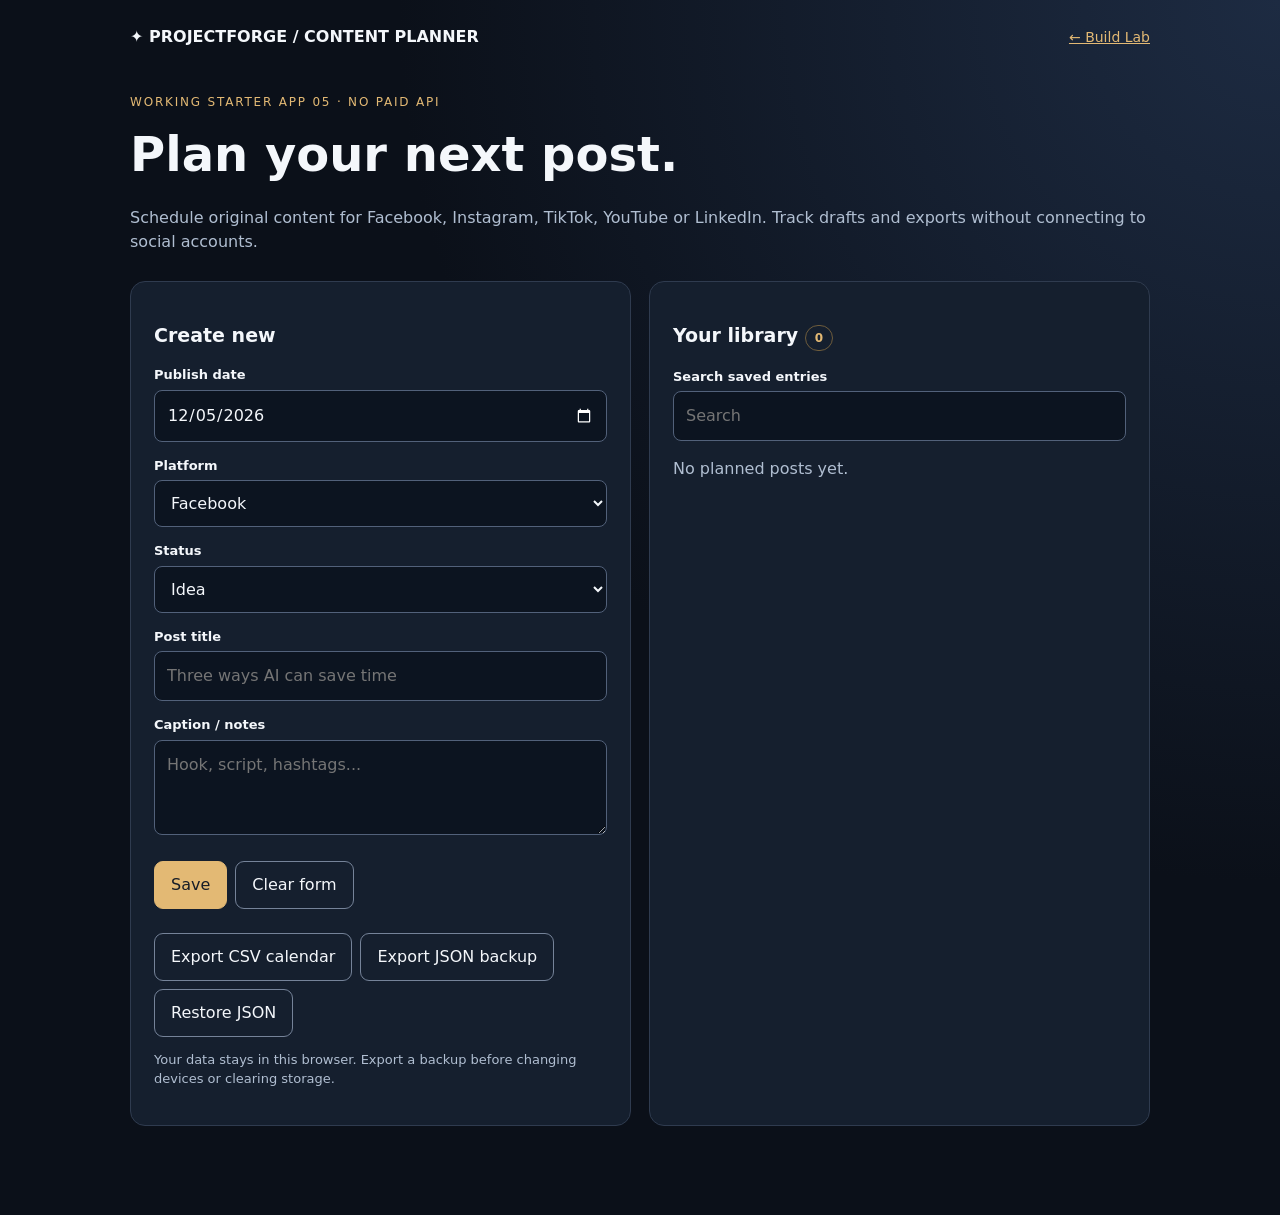
<file: apps/content-planner/index.html>
<!doctype html>
<html lang="en"><head><meta charset="utf-8"><meta name="viewport" content="width=device-width,initial-scale=1"><meta name="theme-color" content="#0b1019"><meta name="description" content="Simple local social content calendar and CSV export"><title>Content Planner · ProjectForge</title><link rel="stylesheet" href="../shared.css"><script src="app.js" defer></script></head><body>
<header><strong>✦ PROJECTFORGE / CONTENT PLANNER</strong><nav><a href="../../#starters">← Build Lab</a></nav></header><main>
<span class="eyebrow">Working starter app 05 · No paid API</span><h1>Plan your next post.</h1><p>Schedule original content for Facebook, Instagram, TikTok, YouTube or LinkedIn. Track drafts and exports without connecting to social accounts.</p>
<div class="grid"><section class="panel"><h2 id="form-heading">Create new</h2><form id="record-form" class="stack">
<div class="field"><label for="date">Publish date</label><input id="date" type="date" required></div><div class="field"><label for="platform">Platform</label><select id="platform"><option>Facebook</option><option>Instagram</option><option>TikTok</option><option>YouTube</option><option>LinkedIn</option><option>Other</option></select></div>
<div class="field"><label for="status">Status</label><select id="status"><option>Idea</option><option>Draft</option><option>Ready</option><option>Published</option></select></div>
<div class="field"><label for="title">Post title</label><input id="title" maxlength="120" required placeholder="Three ways AI can save time"></div><div class="field"><label for="caption">Caption / notes</label><textarea id="caption" maxlength="4000" placeholder="Hook, script, hashtags..."></textarea></div><div class="actions"><button id="save-button" type="submit">Save</button><button id="reset-button" type="button" class="secondary">Clear form</button></div></form>
<div class="actions"><button id="csv" type="button" class="secondary">Export CSV calendar</button><button type="button" class="secondary" id="backup">Export JSON backup</button><button type="button" class="secondary" id="restore">Restore JSON</button><input type="file" id="restore-file" accept=".json,application/json" hidden></div><p class="hint">Your data stays in this browser. Export a backup before changing devices or clearing storage.</p></section>
<section class="panel"><h2>Your library <span id="count" class="pill">0</span></h2><div class="field"><label for="search">Search saved entries</label><input id="search" type="search" placeholder="Search"></div><div id="list" aria-live="polite"></div></section></div><div id="message" role="status" aria-live="polite"></div></main></body></html>
</file>
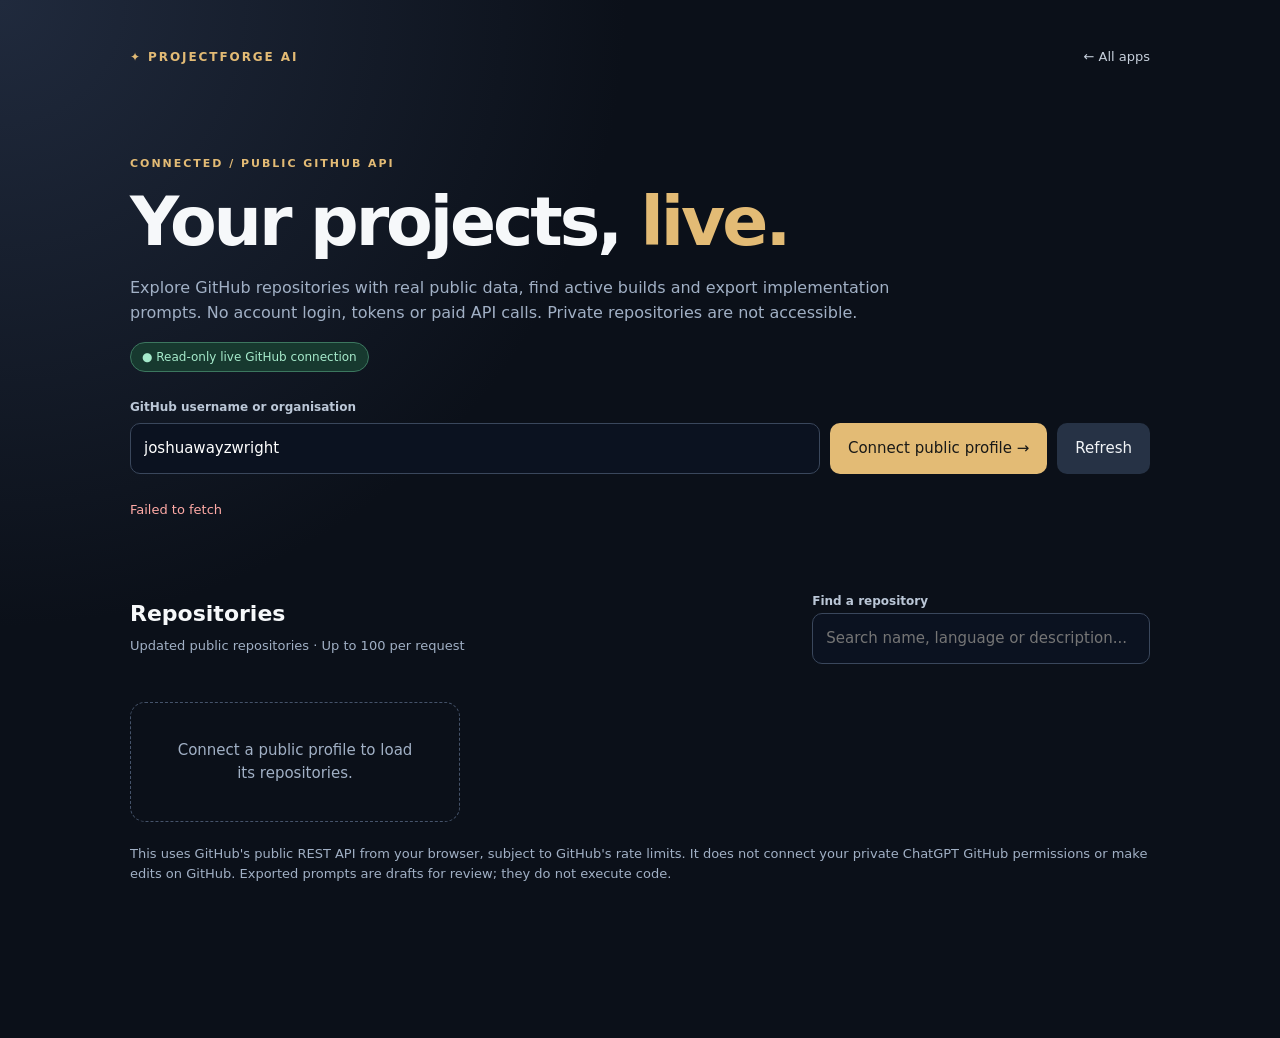
<file: apps/github-hub/index.html>
<!doctype html>
<html lang="en">
<head>
<meta charset="UTF-8"><meta name="viewport" content="width=device-width, initial-scale=1, viewport-fit=cover">
<meta name="theme-color" content="#0b1019"><meta name="description" content="Explore public GitHub projects, repositories and build activity live without logging in.">
<title>GitHub Live Hub · ProjectForge AI</title>
<link rel="icon" type="image/svg+xml" href="../../icons/logo.svg">
<link rel="stylesheet" href="../shared.css">
<style>
:root{--bg:#0b1019;--panel:#111a29;--line:#293446;--muted:#a1b0c5;--gold:#e3bb75;--text:#f6f8fa}
body{margin:0;background:radial-gradient(circle at 0 0,#202a3d 0,transparent 38%),var(--bg);color:var(--text);font:15px/1.55 Inter,system-ui,sans-serif}
.shell{max-width:1180px;margin:0 auto;padding:22px 20px 75px}.bar{display:flex;align-items:center;justify-content:space-between;gap:16px;margin-bottom:48px}.brand{text-decoration:none;font-size:12px;color:var(--gold);letter-spacing:.16em;font-weight:800}.back{color:#c7d0dc;text-decoration:none;font-size:13px}
h1{font-size:clamp(34px,6vw,68px);line-height:1.06;letter-spacing:-.045em;margin:14px 0 18px;max-width:900px}h1 em{color:var(--gold);font-style:normal}.intro{max-width:790px;color:var(--muted);font-size:16px}.eyebrow{color:var(--gold);font-size:11px;letter-spacing:.18em;font-weight:750}.badge{display:inline-flex;border:1px solid #3c775f;background:#17392f;color:#a5eacb;padding:5px 11px;border-radius:22px;font-size:12px}.panel{background:var(--panel);border:1px solid var(--line);border-radius:18px;padding:22px}.formline{display:grid;grid-template-columns:minmax(0,1fr) auto auto;gap:10px;align-items:end;margin:26px 0}.field{display:flex;flex-direction:column;gap:6px}label{color:#bbc7d7;font-size:12px}input,select{background:#0b1220;border:1px solid #3a475c;color:white;padding:13px;border-radius:10px;width:100%;font:inherit}button{background:var(--gold);border:0;color:#191917;font-weight:750;border-radius:10px;padding:14px 18px;cursor:pointer;font:inherit}button.ghost{background:#263245;color:#f1f4f7}button:disabled{opacity:.5;cursor:progress}button:focus-visible,input:focus-visible,a:focus-visible{outline:2px solid var(--gold);outline-offset:3px}.stats{display:grid;grid-template-columns:repeat(4,minmax(0,1fr));gap:12px;margin:25px 0}.stat{border:1px solid var(--line);border-radius:14px;background:var(--panel);padding:20px}.stat strong{display:block;font-size:29px;line-height:1.2}.stat small{color:var(--muted);letter-spacing:.08em;font-size:10px;text-transform:uppercase}.profile{display:flex;gap:15px;align-items:center}.avatar{border-radius:50%;width:60px;height:60px;border:2px solid var(--gold)}.profile strong{display:block;font-size:19px}.profile p{color:var(--muted);margin:4px 0 0}.muted{color:var(--muted)}.cardgrid{display:grid;grid-template-columns:repeat(3,minmax(0,1fr));gap:15px;margin-top:18px}.card{border:1px solid var(--line);background:var(--panel);border-radius:15px;padding:20px;display:flex;flex-direction:column;gap:8px;min-height:220px}.card h3{margin:0;font-size:17px;overflow-wrap:anywhere}.card p{color:var(--muted);margin:0;flex:1}.tag{font-size:11px;color:#b9d7f0}.actionbar{display:flex;gap:9px;flex-wrap:wrap;margin-top:12px}.actionbar a,.actionbar button{color:#f4f5f7;background:#263245;border:1px solid #3e4a5b;text-decoration:none;border-radius:8px;padding:8px 10px;font-size:12px;font-weight:600}.actionbar a:hover{border-color:var(--gold)}.row{display:flex;justify-content:space-between;align-items:center;gap:18px;flex-wrap:wrap;margin-top:36px}h2{margin:0;font-size:22px}.search{max-width:400px}.note{font-size:13px;color:var(--muted);margin-top:22px}.status{min-height:28px;font-size:13px;color:#cbd4df}.error{color:#ffaaa6}.success{color:#9ee2bd}.empty{padding:36px;border:1px dashed #45536a;text-align:center;border-radius:15px;color:var(--muted);margin-top:20px}
@media(max-width:850px){.cardgrid{grid-template-columns:repeat(2,minmax(0,1fr))}.stats{grid-template-columns:repeat(2,minmax(0,1fr))}}@media(max-width:560px){.bar{margin-bottom:35px}.shell{padding:18px 14px 45px}.formline{grid-template-columns:1fr 1fr}.field{grid-column:1/-1}.cardgrid{grid-template-columns:1fr}.profile{align-items:flex-start}button{padding:13px 15px}}
</style>
</head>
<body><div class="shell">
<header class="bar"><a class="brand" href="../../">✦ PROJECTFORGE AI</a><a class="back" href="../../#starters">← All apps</a></header>
<main>
<div class="eyebrow">CONNECTED / PUBLIC GITHUB API</div><h1>Your projects, <em>live.</em></h1>
<p class="intro">Explore GitHub repositories with real public data, find active builds and export implementation prompts. No account login, tokens or paid API calls. Private repositories are not accessible.</p>
<span class="badge">● Read-only live GitHub connection</span>
<form id="owner-form" class="formline" autocomplete="off"><div class="field"><label for="owner">GitHub username or organisation</label><input id="owner" name="owner" maxlength="39" spellcheck="false" placeholder="GitHub username" required></div><button type="submit" id="load">Connect public profile →</button><button type="button" class="ghost" id="refresh">Refresh</button></form>
<div id="status" role="status" class="status" aria-live="polite"></div>
<section class="panel" id="profile" hidden aria-label="GitHub profile"></section>
<div class="stats" id="stats" hidden></div>
<section aria-label="Public repository directory"><div class="row"><div><h2>Repositories <span class="muted" id="repo-count"></span></h2><p class="muted" style="margin:4px 0 0;font-size:13px">Updated public repositories · Up to 100 per request</p></div><div class="search"><label for="filter">Find a repository</label><input id="filter" placeholder="Search name, language or description..."></div></div><div class="cardgrid" id="repos"><div class="empty">Connect a public profile to load its repositories.</div></div></section>
<p class="note">This uses GitHub's public REST API from your browser, subject to GitHub's rate limits. It does not connect your private ChatGPT GitHub permissions or make edits on GitHub. Exported prompts are drafts for review; they do not execute code.</p>
</main></div><script type="module" src="./app.js"></script></body></html>
</file>
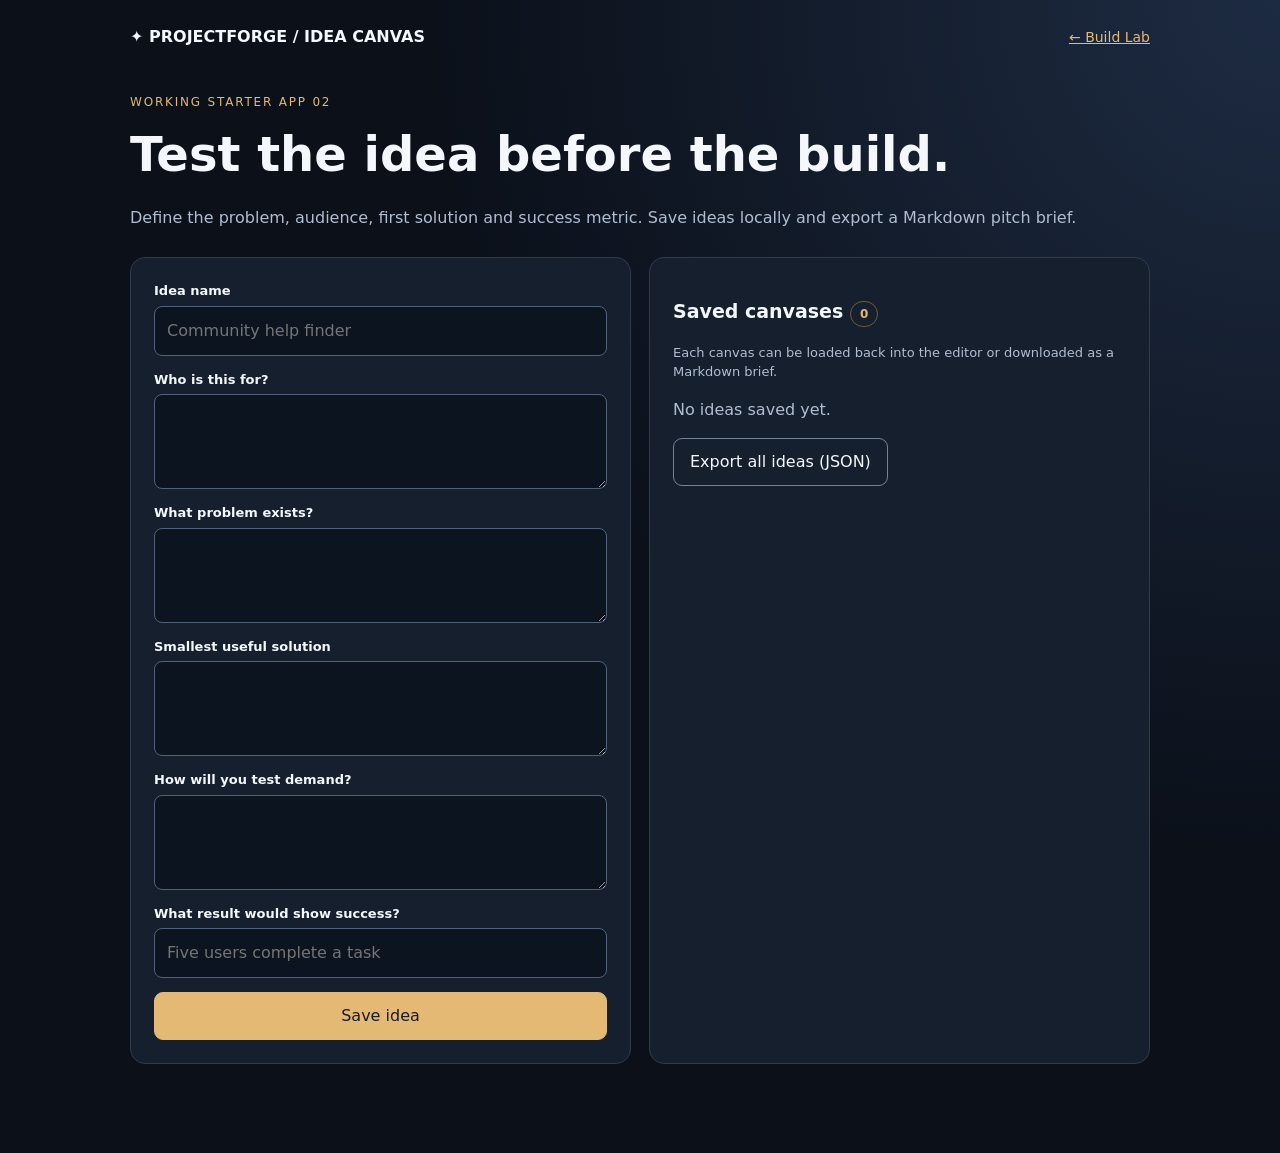
<file: apps/idea-canvas/index.html>
<!doctype html><html lang="en"><head><meta charset="utf-8"><meta name="viewport" content="width=device-width,initial-scale=1"><meta name="theme-color" content="#0b1019"><title>Idea Canvas · ProjectForge</title><meta name="description" content="Validate product ideas with a free editable startup canvas"><link rel="stylesheet" href="../shared.css"><script defer src="app.js"></script></head><body><header><strong>✦ PROJECTFORGE / IDEA CANVAS</strong><nav><a href="../../#starters">← Build Lab</a></nav></header><main><span class="eyebrow">Working starter app 02</span><h1>Test the idea before the build.</h1><p>Define the problem, audience, first solution and success metric. Save ideas locally and export a Markdown pitch brief.</p><div class="grid"><section class="panel"><form id="idea-form" class="stack"><div class="field"><label for="name">Idea name</label><input id="name" required maxlength="90" placeholder="Community help finder"></div><div class="field"><label for="audience">Who is this for?</label><textarea id="audience" maxlength="1300" required></textarea></div><div class="field"><label for="problem">What problem exists?</label><textarea id="problem" maxlength="1300" required></textarea></div><div class="field"><label for="solution">Smallest useful solution</label><textarea id="solution" maxlength="1300" required></textarea></div><div class="field"><label for="validation">How will you test demand?</label><textarea id="validation" maxlength="1300"></textarea></div><div class="field"><label for="metric">What result would show success?</label><input id="metric" maxlength="300" placeholder="Five users complete a task"></div><button type="submit">Save idea</button></form></section><section class="panel"><h2>Saved canvases <span id="count" class="pill">0</span></h2><p class="hint">Each canvas can be loaded back into the editor or downloaded as a Markdown brief.</p><div id="list" aria-live="polite"></div><div class="actions"><button id="backup" class="secondary">Export all ideas (JSON)</button></div></section></div><div id="message" role="status" aria-live="polite"></div></main></body></html>
</file>
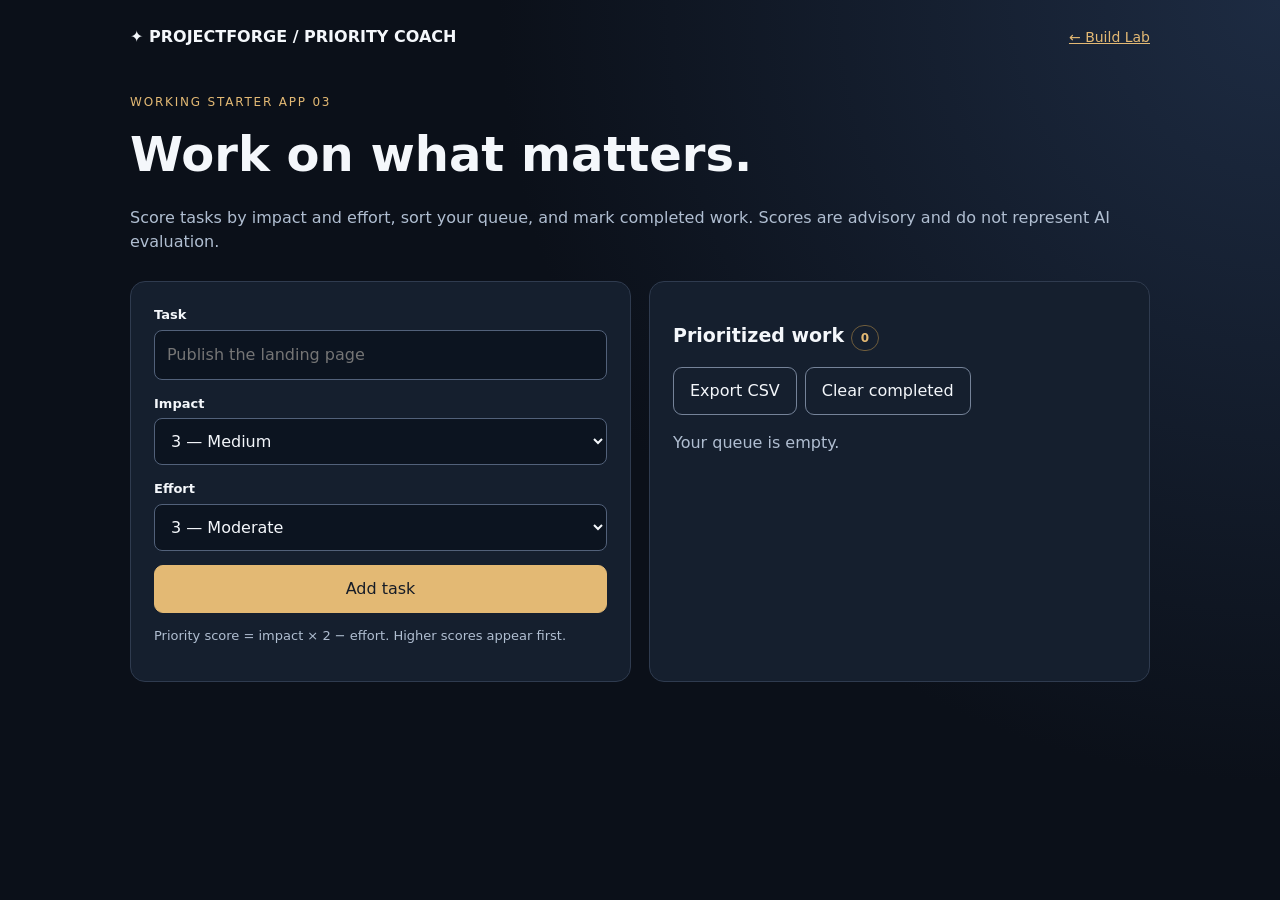
<file: apps/priority-coach/index.html>
<!doctype html><html lang="en"><head><meta charset="utf-8"><meta name="viewport" content="width=device-width,initial-scale=1"><meta name="theme-color" content="#0b1019"><title>Priority Coach · ProjectForge</title><meta name="description" content="Prioritize tasks based on impact and effort"><link rel="stylesheet" href="../shared.css"><script src="app.js" defer></script></head><body><header><strong>✦ PROJECTFORGE / PRIORITY COACH</strong><nav><a href="../../#starters">← Build Lab</a></nav></header><main><span class="eyebrow">Working starter app 03</span><h1>Work on what matters.</h1><p>Score tasks by impact and effort, sort your queue, and mark completed work. Scores are advisory and do not represent AI evaluation.</p><div class="grid"><section class="panel"><form id="task-form" class="stack"><div class="field"><label for="task">Task</label><input id="task" maxlength="180" required placeholder="Publish the landing page"></div><div class="field"><label for="impact">Impact</label><select id="impact"><option value="5">5 — Transformative</option><option value="4">4 — High</option><option value="3" selected>3 — Medium</option><option value="2">2 — Low</option><option value="1">1 — Minimal</option></select></div><div class="field"><label for="effort">Effort</label><select id="effort"><option value="1">1 — Tiny</option><option value="2">2 — Small</option><option value="3" selected>3 — Moderate</option><option value="4">4 — Large</option><option value="5">5 — Very large</option></select></div><button type="submit">Add task</button></form><p class="hint">Priority score = impact × 2 − effort. Higher scores appear first.</p></section><section class="panel"><h2>Prioritized work <span id="count" class="pill">0</span></h2><div class="actions"><button class="secondary" id="csv">Export CSV</button><button class="secondary" id="remove-done">Clear completed</button></div><div id="list" aria-live="polite"></div></section></div><div id="message" role="status" aria-live="polite"></div></main></body></html>
</file>
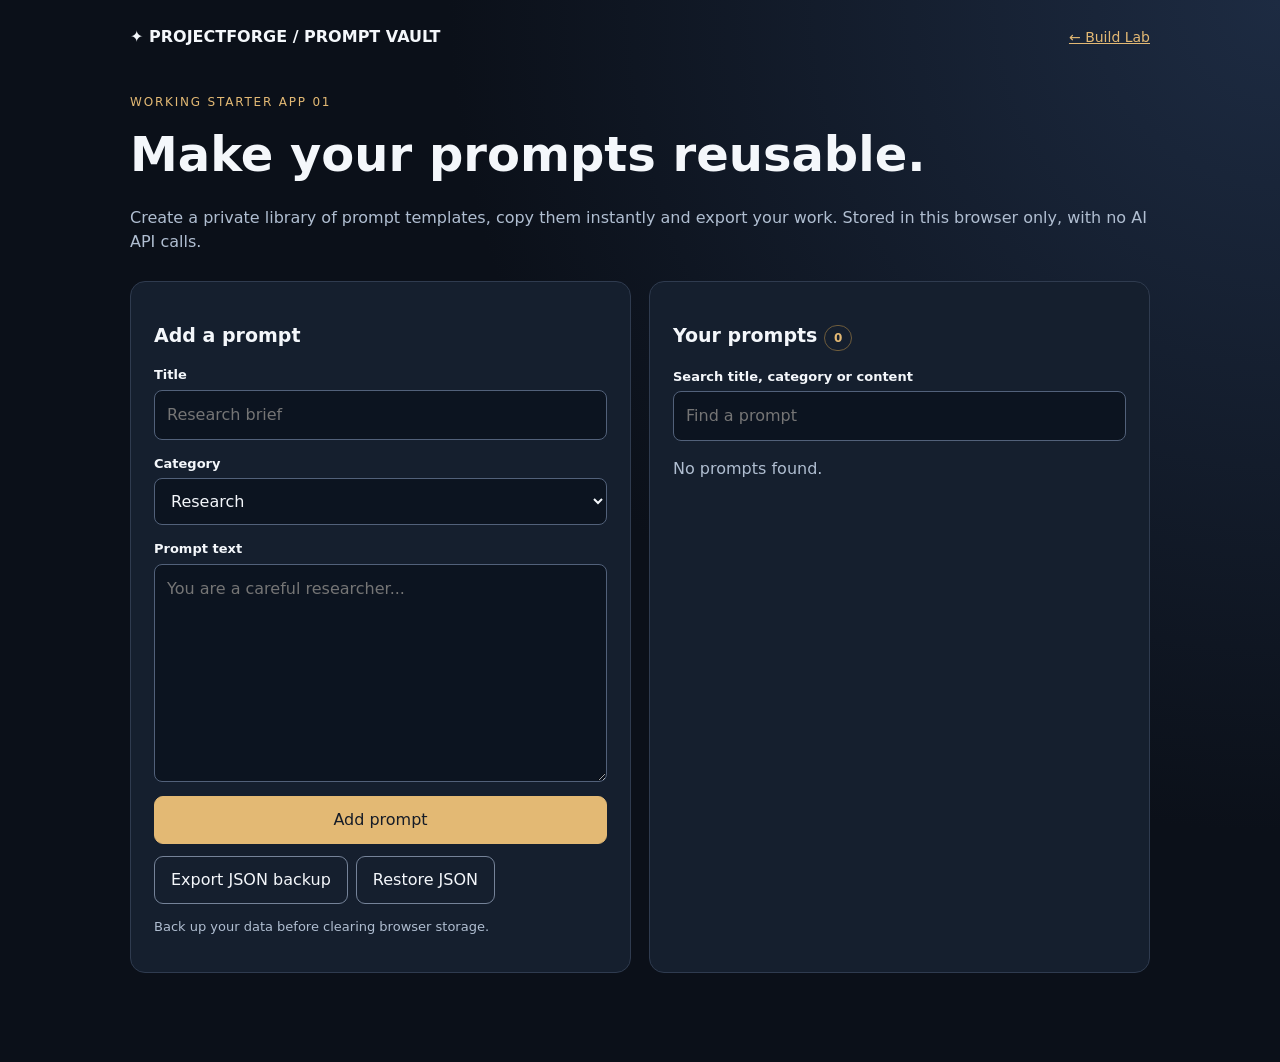
<file: apps/prompt-vault/index.html>
<!doctype html><html lang="en"><head><meta charset="utf-8"><meta name="viewport" content="width=device-width,initial-scale=1"><meta name="theme-color" content="#0b1019"><meta name="description" content="A free offline-friendly local prompt library"><title>Prompt Vault · ProjectForge</title><link rel="stylesheet" href="../shared.css"><script src="app.js" defer></script></head><body><header><strong>✦ PROJECTFORGE / PROMPT VAULT</strong><nav><a href="../../#starters">← Build Lab</a></nav></header><main><span class="eyebrow">Working starter app 01</span><h1>Make your prompts reusable.</h1><p>Create a private library of prompt templates, copy them instantly and export your work. Stored in this browser only, with no AI API calls.</p><div class="grid"><section class="panel"><h2>Add a prompt</h2><form id="prompt-form" class="stack"><div class="field"><label for="title">Title</label><input id="title" maxlength="100" required placeholder="Research brief"></div><div class="field"><label for="category">Category</label><select id="category"><option>Research</option><option>Development</option><option>Writing</option><option>Business</option><option>Other</option></select></div><div class="field"><label for="body">Prompt text</label><textarea id="body" maxlength="8000" rows="8" required placeholder="You are a careful researcher..." ></textarea></div><button>Add prompt</button></form><div class="actions"><button class="secondary" id="export">Export JSON backup</button><button class="secondary" id="import-trigger">Restore JSON</button><input type="file" id="import-file" accept="application/json,.json" hidden></div><p class="hint">Back up your data before clearing browser storage.</p></section><section class="panel"><h2>Your prompts <span id="count" class="pill">0</span></h2><div class="field"><label for="search">Search title, category or content</label><input id="search" type="search" placeholder="Find a prompt"></div><div id="list" aria-live="polite"></div></section></div><div id="message" role="status" aria-live="polite"></div></main></body></html>
</file>
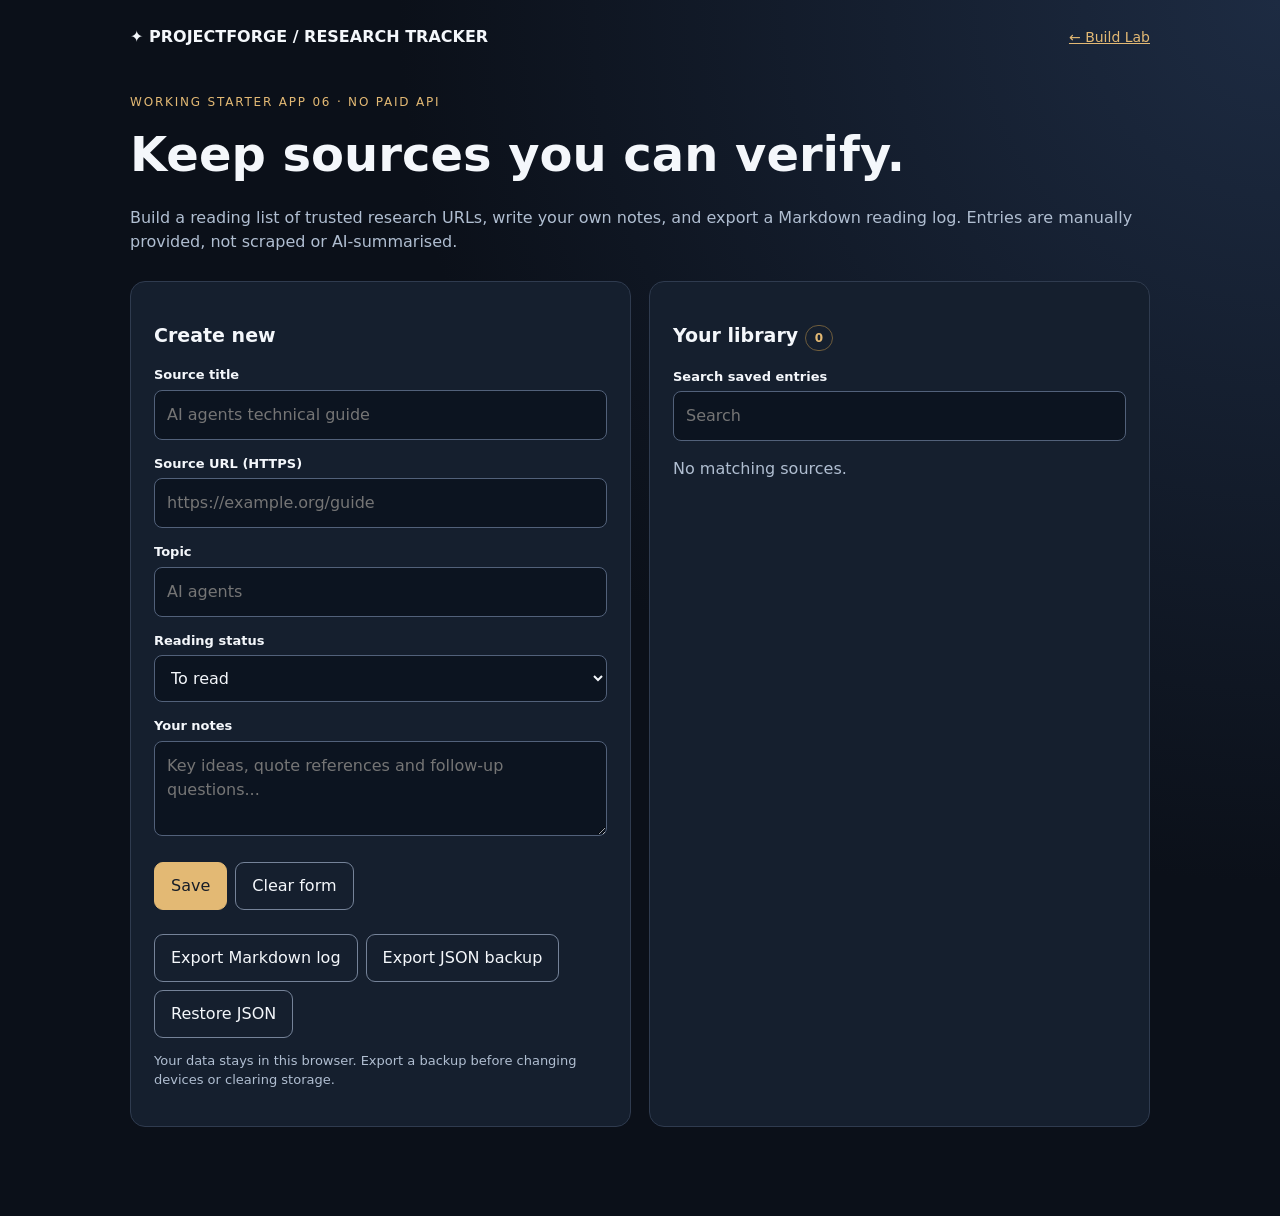
<file: apps/reading-tracker/index.html>
<!doctype html>
<html lang="en"><head><meta charset="utf-8"><meta name="viewport" content="width=device-width,initial-scale=1"><meta name="theme-color" content="#0b1019"><meta name="description" content="Source-based bookmarks and research status tracker"><title>Research Tracker · ProjectForge</title><link rel="stylesheet" href="../shared.css"><script src="app.js" defer></script></head><body>
<header><strong>✦ PROJECTFORGE / RESEARCH TRACKER</strong><nav><a href="../../#starters">← Build Lab</a></nav></header><main>
<span class="eyebrow">Working starter app 06 · No paid API</span><h1>Keep sources you can verify.</h1><p>Build a reading list of trusted research URLs, write your own notes, and export a Markdown reading log. Entries are manually provided, not scraped or AI-summarised.</p>
<div class="grid"><section class="panel"><h2 id="form-heading">Create new</h2><form id="record-form" class="stack">
<div class="field"><label for="title">Source title</label><input id="title" maxlength="150" required placeholder="AI agents technical guide"></div>
<div class="field"><label for="url">Source URL (HTTPS)</label><input id="url" type="url" maxlength="2000" required placeholder="https://example.org/guide"></div>
<div class="field"><label for="topic">Topic</label><input id="topic" maxlength="80" placeholder="AI agents"></div>
<div class="field"><label for="status">Reading status</label><select id="status"><option>To read</option><option>Reading</option><option>Reviewed</option></select></div>
<div class="field"><label for="notes">Your notes</label><textarea id="notes" maxlength="3000" placeholder="Key ideas, quote references and follow-up questions..."></textarea></div><div class="actions"><button id="save-button" type="submit">Save</button><button id="reset-button" type="button" class="secondary">Clear form</button></div></form>
<div class="actions"><button id="markdown" type="button" class="secondary">Export Markdown log</button><button type="button" class="secondary" id="backup">Export JSON backup</button><button type="button" class="secondary" id="restore">Restore JSON</button><input type="file" id="restore-file" accept=".json,application/json" hidden></div><p class="hint">Your data stays in this browser. Export a backup before changing devices or clearing storage.</p></section>
<section class="panel"><h2>Your library <span id="count" class="pill">0</span></h2><div class="field"><label for="search">Search saved entries</label><input id="search" type="search" placeholder="Search"></div><div id="list" aria-live="polite"></div></section></div><div id="message" role="status" aria-live="polite"></div></main></body></html>
</file>
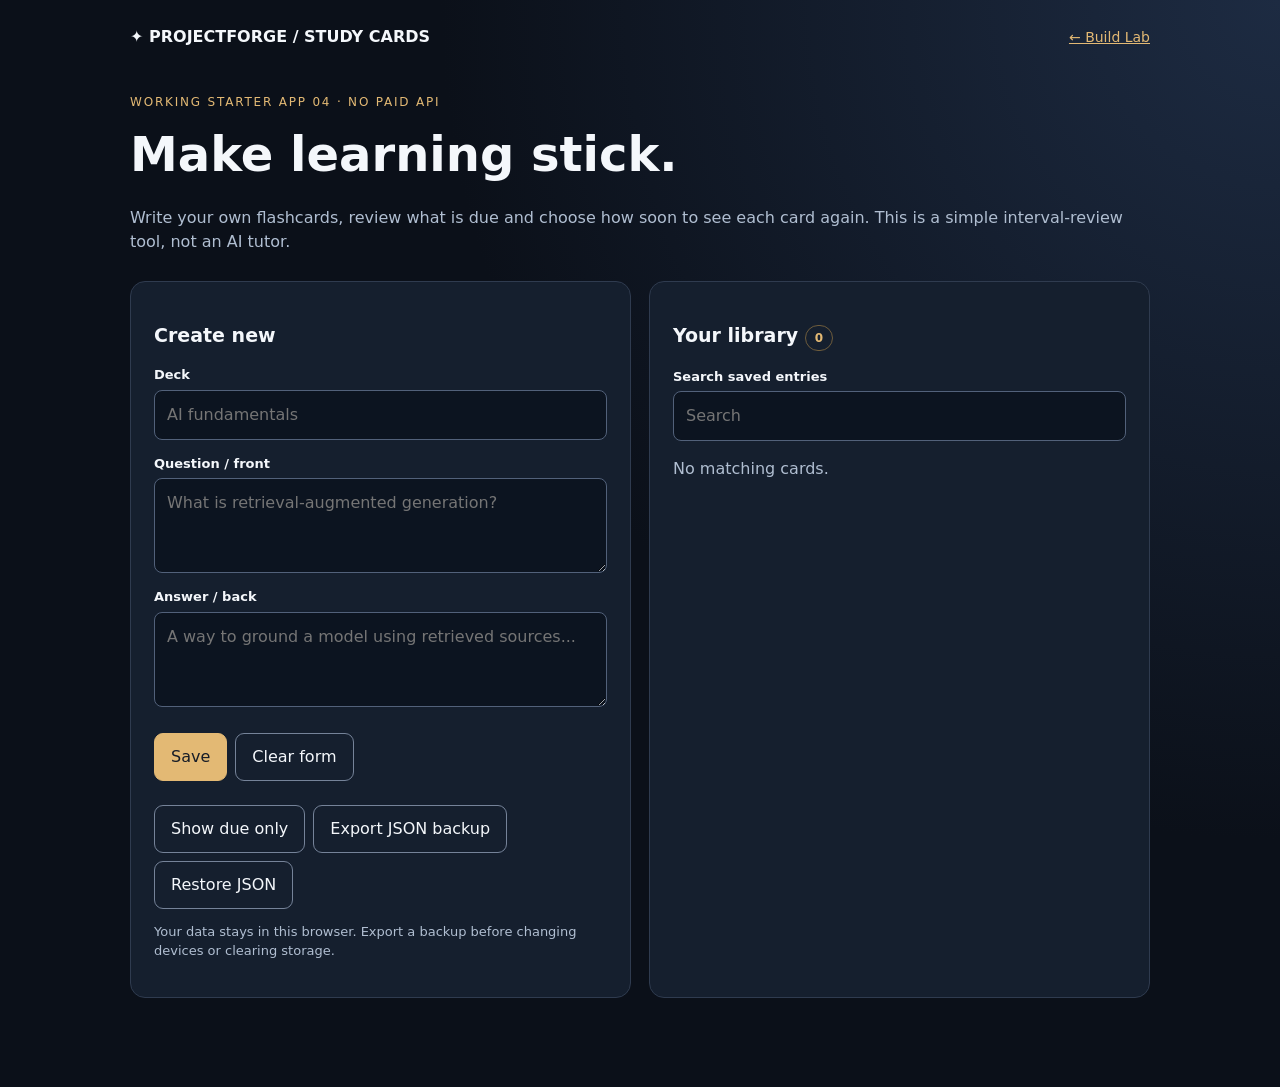
<file: apps/study-cards/index.html>
<!doctype html>
<html lang="en"><head><meta charset="utf-8"><meta name="viewport" content="width=device-width,initial-scale=1"><meta name="theme-color" content="#0b1019"><meta name="description" content="Flashcards with due dates and backup"><title>Study Cards · ProjectForge</title><link rel="stylesheet" href="../shared.css"><script src="app.js" defer></script></head><body>
<header><strong>✦ PROJECTFORGE / STUDY CARDS</strong><nav><a href="../../#starters">← Build Lab</a></nav></header><main>
<span class="eyebrow">Working starter app 04 · No paid API</span><h1>Make learning stick.</h1><p>Write your own flashcards, review what is due and choose how soon to see each card again. This is a simple interval-review tool, not an AI tutor.</p>
<div class="grid"><section class="panel"><h2 id="form-heading">Create new</h2><form id="record-form" class="stack">
<div class="field"><label for="deck">Deck</label><input id="deck" maxlength="60" required placeholder="AI fundamentals"></div>
<div class="field"><label for="question">Question / front</label><textarea id="question" maxlength="600" required placeholder="What is retrieval-augmented generation?"></textarea></div>
<div class="field"><label for="answer">Answer / back</label><textarea id="answer" maxlength="1500" required placeholder="A way to ground a model using retrieved sources..."></textarea></div><div class="actions"><button id="save-button" type="submit">Save</button><button id="reset-button" type="button" class="secondary">Clear form</button></div></form>
<div class="actions"><button id="due-only" type="button" class="secondary" aria-pressed="false">Show due only</button><button type="button" class="secondary" id="backup">Export JSON backup</button><button type="button" class="secondary" id="restore">Restore JSON</button><input type="file" id="restore-file" accept=".json,application/json" hidden></div><p class="hint">Your data stays in this browser. Export a backup before changing devices or clearing storage.</p></section>
<section class="panel"><h2>Your library <span id="count" class="pill">0</span></h2><div class="field"><label for="search">Search saved entries</label><input id="search" type="search" placeholder="Search"></div><div id="list" aria-live="polite"></div></section></div><div id="message" role="status" aria-live="polite"></div></main></body></html>
</file>
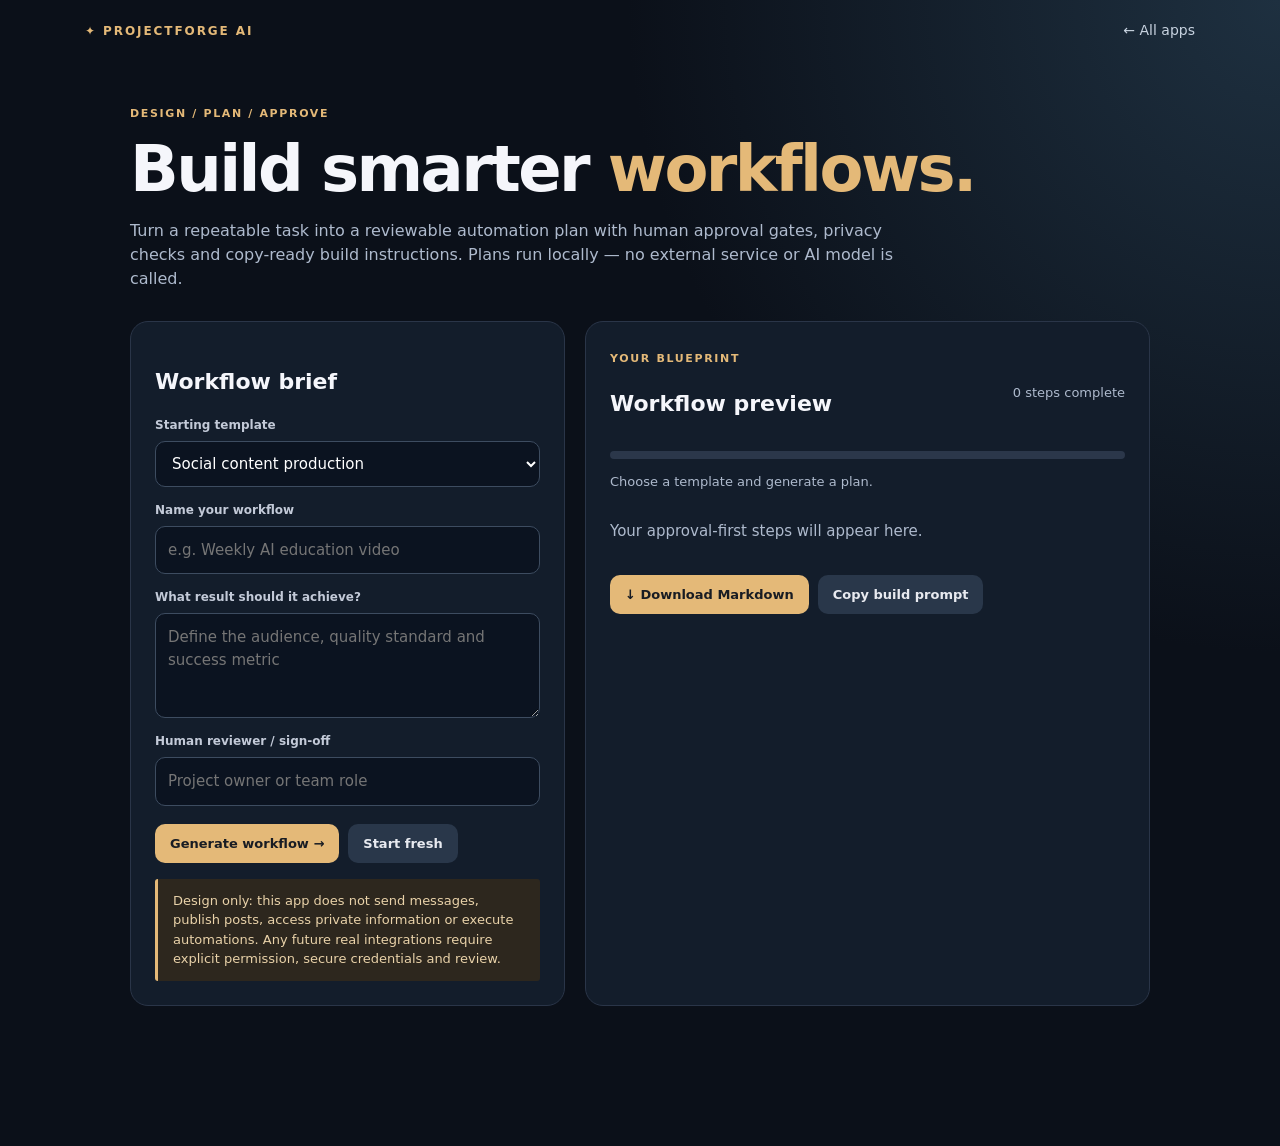
<file: apps/workflow-lab/index.html>
<!doctype html><html lang="en"><head><meta charset="UTF-8"><meta name="viewport" content="width=device-width, initial-scale=1,viewport-fit=cover"><meta name="theme-color" content="#0b1019"><meta name="description" content="Design approval-first AI workflows and export actionable build plans locally"><title>Workflow Lab · ProjectForge AI</title><link rel="icon" type="image/svg+xml" href="../../icons/logo.svg"><link rel="stylesheet" href="../shared.css"><style>
body{margin:0;background:radial-gradient(circle at 100% 0,#1e3040,transparent 38%),#0b1019;color:#f5f6fb;font:15px/1.5 Inter,system-ui,sans-serif}.shell{max-width:1150px;margin:auto;padding:20px 20px 75px}.nav{display:flex;justify-content:space-between;align-items:center;margin-bottom:45px}.nav a{color:#c8d3e0;text-decoration:none}.nav .brand{font-size:12px;letter-spacing:.16em;color:#e4b978;font-weight:800}.eyebrow{color:#e4b978;text-transform:uppercase;font-size:11px;letter-spacing:.15em;font-weight:800}h1{font-size:clamp(32px,6vw,64px);letter-spacing:-.04em;margin:12px 0;line-height:1.06}h1 span{color:#e4b978}p{color:#aebacd}h2{font-size:22px}h3{font-size:16px;margin:0}.workspace{display:grid;grid-template-columns:minmax(300px,.87fr) minmax(0,1.13fr);gap:20px;margin-top:30px}.panel{border:1px solid #2a3548;background:#131d2b;border-radius:18px;padding:24px}.field{display:grid;gap:7px;margin:14px 0}label{color:#c3cad8;font-size:12px}input,select,textarea{background:#0b1320;color:#fff;border:1px solid #3d4c60;border-radius:10px;padding:12px;font:inherit;width:100%}textarea{min-height:105px;resize:vertical}input[type=checkbox]{width:auto;accent-color:#ddba7c}button,.button{display:inline-flex;align-items:center;justify-content:center;background:#e4b978;color:#181c23;border:0;border-radius:10px;padding:12px 15px;font:700 13px Inter,system-ui;cursor:pointer;text-decoration:none}button.ghost{background:#29374a;color:#e8eaf0}.actions{display:flex;gap:9px;flex-wrap:wrap;margin-top:18px}.steps{display:grid;gap:12px}.step{border:1px solid #37465a;border-radius:14px;padding:17px;background:#111927}.step-top{display:flex;gap:12px;align-items:flex-start}.num{width:30px;height:30px;border-radius:9px;display:grid;place-items:center;background:#3d3224;color:#e9c482;font-weight:800;flex-shrink:0}.step p{font-size:13px;margin:8px 0}.badge{font-size:10px;color:#a6c6e0;letter-spacing:.09em}.step label{display:inline-flex;gap:9px;align-items:center;color:#e1e8f3}.warning{margin-top:16px;border-left:3px solid #e4b978;padding:12px 15px;background:#2d271e;border-radius:3px;color:#e9d2a9;font-size:13px}.muted{color:#aebacd;font-size:13px}.toptext{max-width:780px;font-size:16px}.meter{height:8px;background:#2b374a;border-radius:20px;overflow:hidden;margin:13px 0}.meter span{display:block;height:100%;background:#d8b570;transition:width .2s}.empty{color:#aebacd}.toast{color:#a5ebc7;font-size:13px;min-height:28px}a:focus-visible,button:focus-visible,input:focus-visible,select:focus-visible,textarea:focus-visible{outline:2px solid #e4b978;outline-offset:3px}
@media(max-width:760px){.workspace{grid-template-columns:1fr}.shell{padding:17px 14px 50px}.nav{margin-bottom:32px}}
</style></head><body><div class="shell"><nav class="nav"><a class="brand" href="../../">✦ PROJECTFORGE AI</a><a href="../../#starters">← All apps</a></nav><main><span class="eyebrow">DESIGN / PLAN / APPROVE</span><h1>Build smarter <span>workflows.</span></h1><p class="toptext">Turn a repeatable task into a reviewable automation plan with human approval gates, privacy checks and copy-ready build instructions. Plans run locally — no external service or AI model is called.</p>
<div class="workspace"><section class="panel"><h2>Workflow brief</h2><form id="brief"><div class="field"><label for="template">Starting template</label><select id="template"><option value="content">Social content production</option><option value="research">Research with source verification</option><option value="support">Responsible community support</option><option value="leads">Lead enquiries and follow-up</option><option value="youtube">Educational YouTube production</option><option value="github">GitHub app release checklist</option></select></div><div class="field"><label for="name">Name your workflow</label><input id="name" maxlength="100" required placeholder="e.g. Weekly AI education video"></div><div class="field"><label for="goal">What result should it achieve?</label><textarea id="goal" maxlength="900" required placeholder="Define the audience, quality standard and success metric"></textarea></div><div class="field"><label for="reviewer">Human reviewer / sign-off</label><input id="reviewer" maxlength="80" placeholder="Project owner or team role"></div><div class="actions"><button type="submit">Generate workflow →</button><button type="button" class="ghost" id="reset">Start fresh</button></div></form><div class="warning">Design only: this app does not send messages, publish posts, access private information or execute automations. Any future real integrations require explicit permission, secure credentials and review.</div></section>
<section class="panel"><div style="display:flex;justify-content:space-between;gap:14px;align-items:center;flex-wrap:wrap"><div><span class="eyebrow">YOUR BLUEPRINT</span><h2 id="blueprint-title">Workflow preview</h2></div><span id="count" class="muted">0 steps complete</span></div><div class="meter" aria-label="Workflow completion"><span id="progress" style="width:0%"></span></div><p id="description" class="muted">Choose a template and generate a plan.</p><div id="steps" class="steps"><p class="empty">Your approval-first steps will appear here.</p></div><div class="actions"><button type="button" id="download">↓ Download Markdown</button><button type="button" class="ghost" id="copy">Copy build prompt</button></div><div class="toast" role="status" aria-live="polite" id="toast"></div></section></div></main></div><script type="module" src="./app.js"></script></body></html>
</file>
<file: apps/shared.css>
:root{color-scheme:dark;--bg:#0b1019;--card:#151f2e;--line:#2f3b4f;--text:#f4f7fb;--muted:#b0bed1;--accent:#e3b974;--focus:#7bd4ff}*{box-sizing:border-box}html{font-family:system-ui,-apple-system,Segoe UI,sans-serif}body{margin:0;background:radial-gradient(circle at top right,#1d2b42 0,#0b1019 50%);color:var(--text);font-size:16px;line-height:1.5;min-height:100vh}main,header{width:min(1020px,calc(100% - 28px));margin:auto}header{display:flex;justify-content:space-between;align-items:center;padding:25px 0;gap:16px}a{color:var(--accent)}main{padding:15px 0 65px}h1{font-size:clamp(28px,5vw,48px);margin:5px 0 8px}h2{font-size:19px}p{color:var(--muted)}.eyebrow{font-size:12px;text-transform:uppercase;letter-spacing:.15em;color:var(--accent)}.grid{display:grid;grid-template-columns: minmax(0,1fr) minmax(0,1fr);gap:18px;margin-top:27px}.panel{border:1px solid var(--line);background:var(--card);border-radius:15px;padding:23px}.stack{display:grid;gap:14px}.field{display:grid;gap:5px}label{font-size:13px;font-weight:650;color:var(--text)}input,select,textarea{width:100%;background:#0c1420;color:var(--text);border:1px solid #52617a;border-radius:8px;padding:12px;font:inherit}textarea{min-height:95px;resize:vertical}button{padding:11px 16px;color:#161c27;background:var(--accent);border:1px solid var(--accent);border-radius:9px;font-weight:700;font:inherit;cursor:pointer}button.secondary{background:transparent;color:var(--text);border-color:#758399}button.danger{background:transparent;color:#ffb4b4;border-color:#8c5151}button:hover{filter:brightness(1.15)}button:focus-visible,input:focus-visible,select:focus-visible,textarea:focus-visible,a:focus-visible{outline:3px solid var(--focus);outline-offset:3px}.actions{display:flex;gap:8px;flex-wrap:wrap;margin:12px 0}.item{padding:16px;border:1px solid var(--line);border-radius:12px;background:#111a28;margin-top:10px;overflow-wrap:anywhere}.item h3{margin:0 0 5px}.muted,.meta{color:var(--muted)}.meta{font-size:12px}.hint{font-size:13px}.pill{display:inline-block;border:1px solid #6e5c3c;color:var(--accent);border-radius:50px;padding:3px 9px;font-size:12px}pre{white-space:pre-wrap;overflow-wrap:anywhere}#message{min-height:24px;color:#b7edbe;font-size:14px}nav a{font-size:14px}@media(max-width:720px){.grid{grid-template-columns:1fr}.panel{padding:17px}header{align-items:flex-start}.actions button{flex:1 1 125px}}@media(prefers-reduced-motion:reduce){*{scroll-behavior:auto!important}}
</file>
